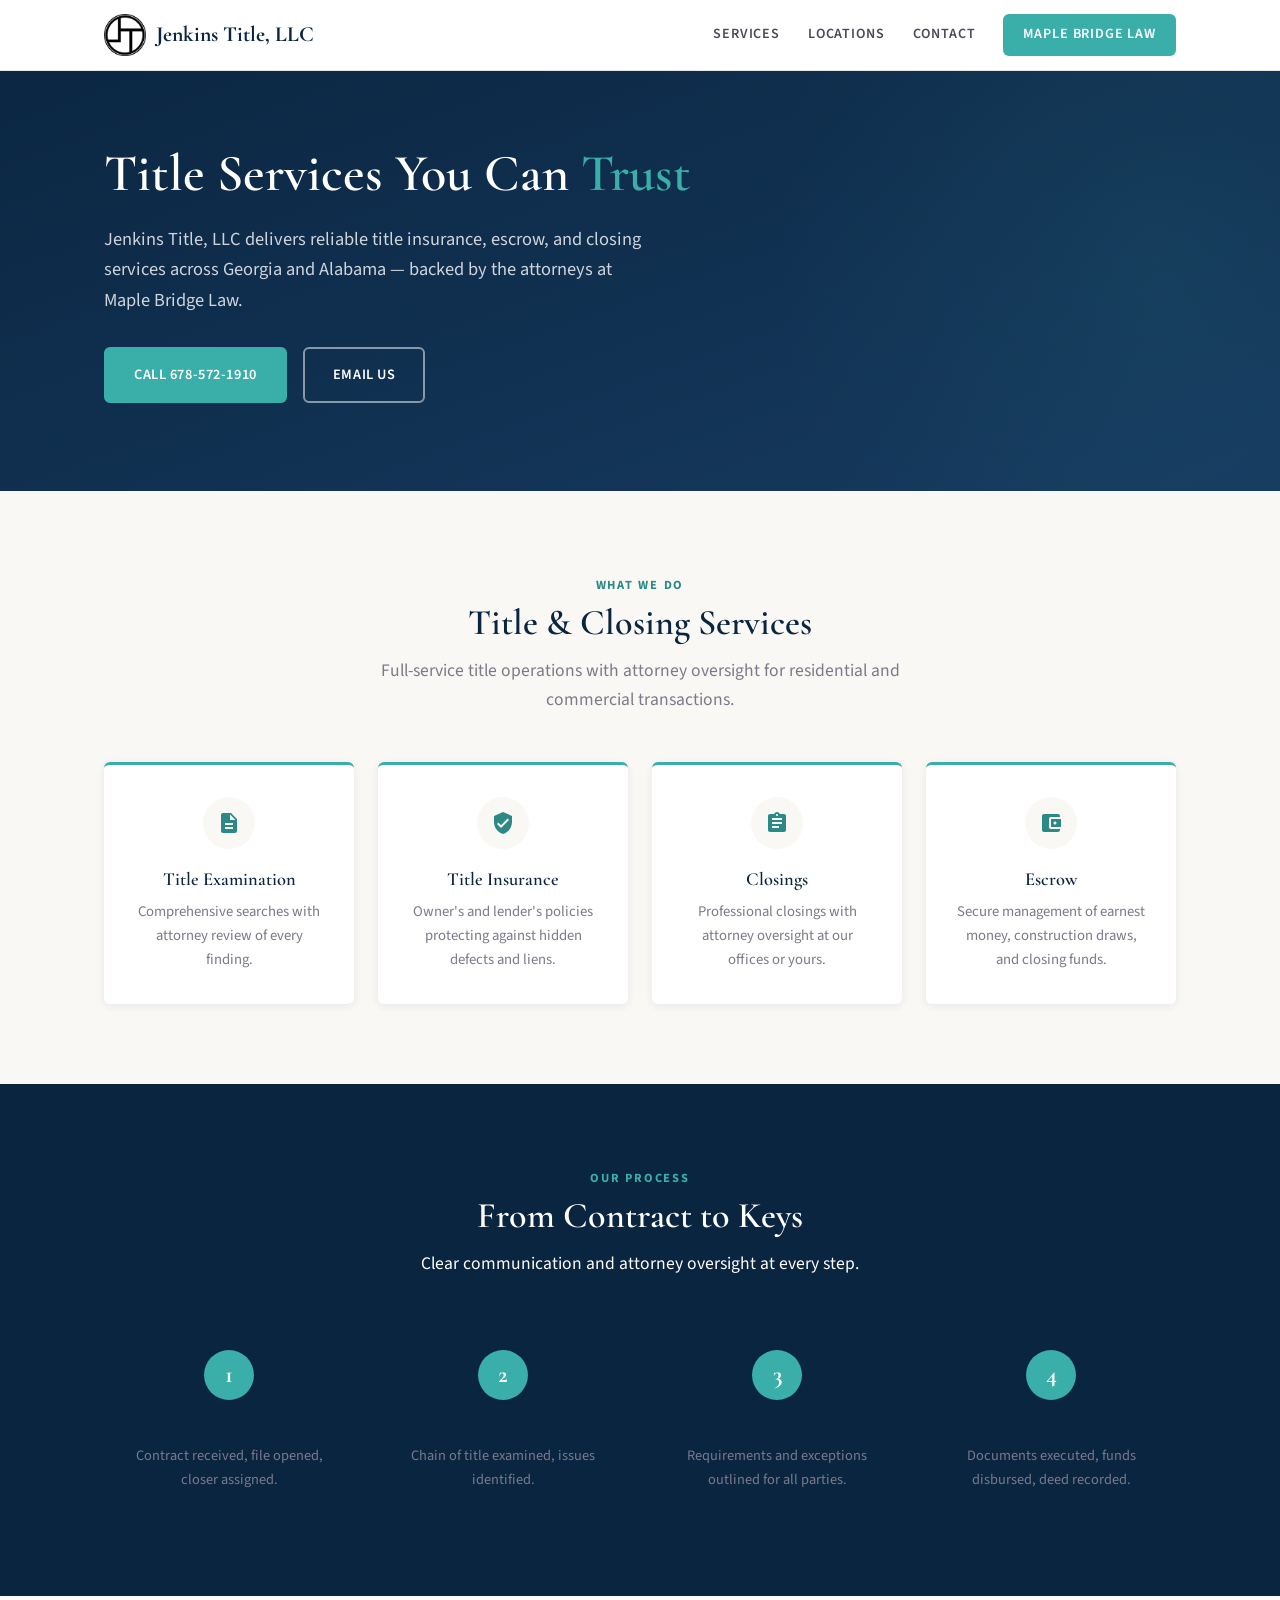
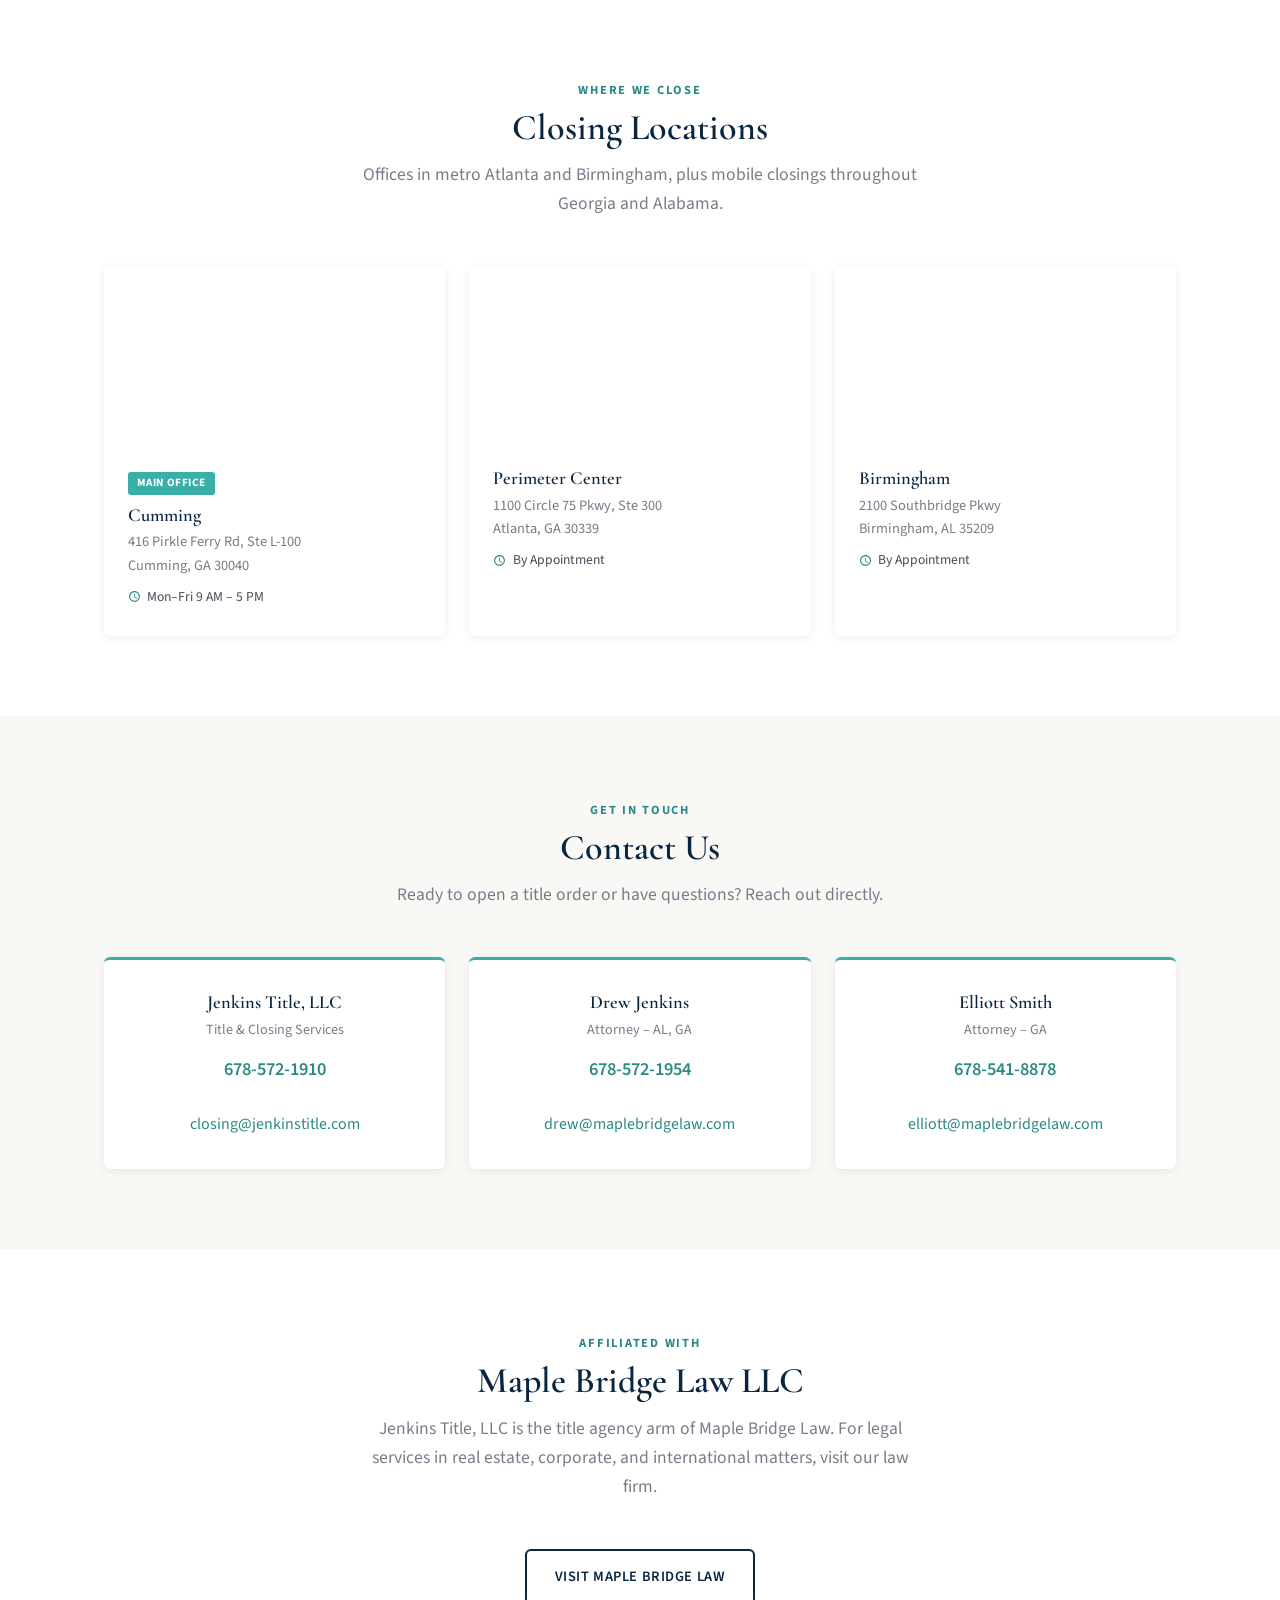
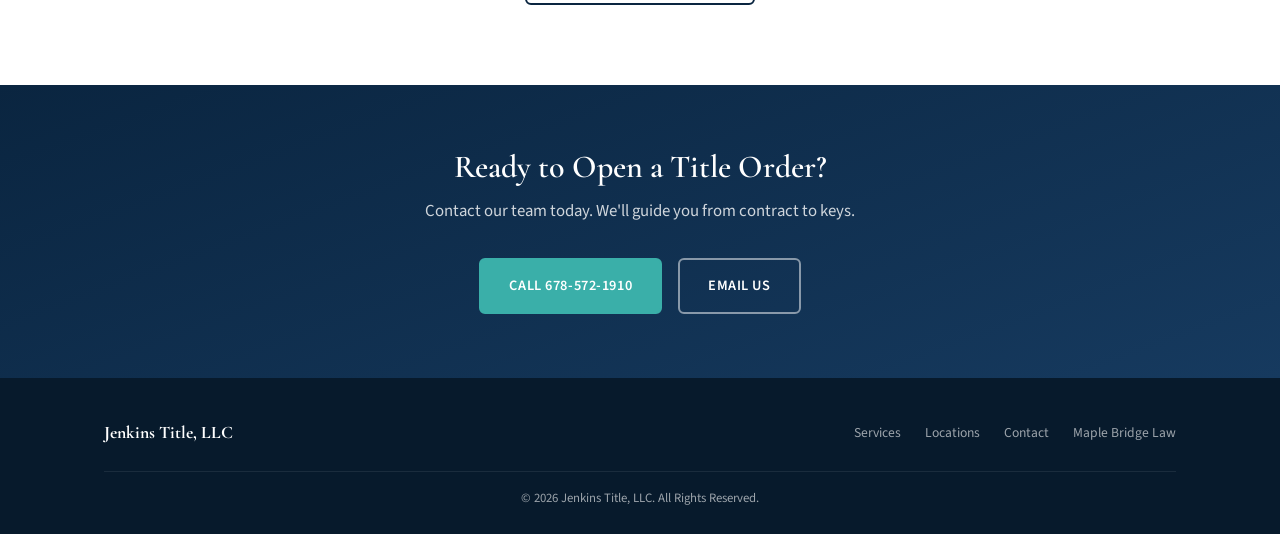
<file: index.html>
<!DOCTYPE html>
<html lang="en">
<head>
  <meta charset="UTF-8">
  <meta name="viewport" content="width=device-width, initial-scale=1.0">
  <meta name="description" content="Jenkins Title, LLC — Title insurance, closing, and escrow services throughout Georgia and Alabama. An affiliate of Maple Bridge Law.">
  <title>Jenkins Title, LLC | Title Insurance & Closing Services | Georgia & Alabama</title>
  <link rel="preconnect" href="https://fonts.googleapis.com">
  <link rel="preconnect" href="https://fonts.gstatic.com" crossorigin>
  <link href="https://fonts.googleapis.com/css2?family=Cormorant+Garamond:wght@400;500;600;700&family=Source+Sans+3:wght@300;400;600;700&display=swap" rel="stylesheet">
  <link rel="icon" href="assets/images/logo.avif" type="image/avif">
  <style>
    /*
     * OPTION A — "Classic Professional"
     * Navy hero, warm white body, traditional card layout.
     * Inspired by: MBL style but its own identity.
     * Feel: Established, trustworthy, clean.
     */
    :root {
      --navy: #0A2540;
      --navy-mid: #163A5F;
      --teal: #3AAFA9;
      --teal-dark: #2B8A85;
      --sand: #FAF8F5;
      --white: #ffffff;
      --border: #E8E4DF;
      --text: #1A1A2E;
      --text-mid: #4A4A5A;
      --text-light: #7A7A8A;
      --shadow: 0 2px 8px rgba(10,37,64,0.08);
      --shadow-lg: 0 8px 24px rgba(10,37,64,0.12);
      --radius: 6px;
      --transition: all 0.25s ease;
    }

    *, *::before, *::after { box-sizing: border-box; margin: 0; padding: 0; }
    html { scroll-behavior: smooth; }
    body { font-family: 'Source Sans 3', sans-serif; color: var(--text); line-height: 1.65; background: var(--white); }
    h1, h2, h3, h4 { font-family: 'Cormorant Garamond', Georgia, serif; font-weight: 600; line-height: 1.15; color: var(--navy); }
    p { margin-bottom: 1rem; }
    a { color: var(--teal-dark); text-decoration: none; transition: var(--transition); }
    a:hover { color: var(--navy); }
    img { max-width: 100%; height: auto; }
    .container { max-width: 1120px; margin: 0 auto; padding: 0 1.5rem; }

    /* ---- HEADER ---- */
    header {
      position: fixed; top: 0; left: 0; right: 0; z-index: 100;
      background: var(--white);
      border-bottom: 1px solid var(--border);
    }
    .header-inner {
      display: flex; align-items: center; justify-content: space-between;
      padding: 0.85rem 1.5rem;
      max-width: 1120px; margin: 0 auto;
    }
    .brand { display: flex; align-items: center; gap: 0.65rem; }
    .brand img { height: 42px; }
    .brand-name {
      font-family: 'Cormorant Garamond', serif;
      font-size: 1.35rem; font-weight: 700; color: var(--navy);
      white-space: nowrap;
    }
    nav { display: flex; align-items: center; gap: 1.75rem; }
    nav a {
      font-size: 0.88rem; font-weight: 600; color: var(--text-mid);
      text-transform: uppercase; letter-spacing: 0.06em;
    }
    nav a:hover { color: var(--navy); }
    .nav-cta {
      background: var(--teal); color: var(--white) !important;
      padding: 0.6rem 1.25rem; border-radius: var(--radius);
    }
    .nav-cta:hover { background: var(--teal-dark); }
    .menu-toggle { display: none; background: none; border: none; cursor: pointer; padding: 0.5rem; flex-direction: column; gap: 5px; }
    .menu-toggle span { display: block; width: 24px; height: 2px; background: var(--navy); }

    /* ---- HERO ---- */
    .hero {
      background: linear-gradient(160deg, var(--navy) 0%, var(--navy-mid) 100%);
      padding: 9rem 0 5.5rem;
      position: relative; overflow: hidden;
    }
    .hero::after {
      content: ''; position: absolute; top: -50%; right: -20%;
      width: 60%; height: 200%;
      background: radial-gradient(ellipse, rgba(58,175,169,0.08) 0%, transparent 70%);
    }
    .hero-content { position: relative; z-index: 1; max-width: 680px; }
    .hero h1 { color: var(--white); font-size: 3.25rem; margin-bottom: 1.25rem; }
    .hero h1 em { font-style: normal; color: var(--teal); }
    .hero p { color: rgba(255,255,255,0.8); font-size: 1.15rem; margin-bottom: 2rem; max-width: 540px; }
    .hero-cta { display: flex; gap: 1rem; flex-wrap: wrap; }

    /* ---- BUTTONS ---- */
    .btn {
      display: inline-block; padding: 0.9rem 1.75rem;
      font-size: 0.9rem; font-weight: 600; text-transform: uppercase; letter-spacing: 0.04em;
      border-radius: var(--radius); border: 2px solid transparent;
      transition: var(--transition); cursor: pointer;
    }
    .btn-primary { background: var(--teal); color: var(--white); border-color: var(--teal); }
    .btn-primary:hover { background: var(--teal-dark); border-color: var(--teal-dark); color: var(--white); }
    .btn-outline { background: transparent; color: var(--white); border-color: rgba(255,255,255,0.5); }
    .btn-outline:hover { background: var(--white); color: var(--navy); border-color: var(--white); }
    .btn-dark { background: transparent; color: var(--navy); border-color: var(--navy); }
    .btn-dark:hover { background: var(--navy); color: var(--white); }

    /* ---- SECTIONS ---- */
    section { padding: 5rem 0; }
    .section-header { text-align: center; margin-bottom: 3rem; }
    .section-header h2 { font-size: 2.25rem; margin-bottom: 0.75rem; }
    .section-header p { color: var(--text-light); font-size: 1.1rem; max-width: 560px; margin: 0 auto; }
    .label {
      display: inline-block; font-size: 0.78rem; font-weight: 700;
      text-transform: uppercase; letter-spacing: 0.14em;
      color: var(--teal-dark); margin-bottom: 0.4rem;
    }
    .bg-sand { background: var(--sand); }
    .bg-navy { background: var(--navy); }
    .bg-navy h2, .bg-navy p { color: var(--white); }
    .bg-navy .label { color: var(--teal); }
    .text-center { text-align: center; }

    /* ---- SERVICE CARDS ---- */
    .card-grid { display: grid; grid-template-columns: repeat(4, 1fr); gap: 1.5rem; }
    .card {
      background: var(--white); padding: 2rem 1.75rem;
      border-radius: var(--radius); box-shadow: var(--shadow);
      border-top: 3px solid var(--teal);
      transition: var(--transition); text-align: center;
    }
    .card:hover { transform: translateY(-4px); box-shadow: var(--shadow-lg); }
    .card-icon {
      width: 52px; height: 52px; margin: 0 auto 1.25rem;
      background: var(--sand); border-radius: 50%;
      display: flex; align-items: center; justify-content: center;
      color: var(--teal-dark);
    }
    .card h3 { font-size: 1.15rem; margin-bottom: 0.6rem; }
    .card p { font-size: 0.92rem; color: var(--text-light); margin-bottom: 0; }

    /* ---- PROCESS ---- */
    .steps { display: grid; grid-template-columns: repeat(4, 1fr); gap: 1.5rem; counter-reset: s; }
    .step { text-align: center; padding: 1.5rem 1rem; position: relative; }
    .step::before {
      counter-increment: s; content: counter(s);
      display: flex; align-items: center; justify-content: center;
      width: 50px; height: 50px; margin: 0 auto 1rem;
      background: var(--teal); color: var(--white);
      border-radius: 50%; font-family: 'Cormorant Garamond', serif;
      font-size: 1.5rem; font-weight: 700;
    }
    .step h3 { font-size: 1.1rem; margin-bottom: 0.5rem; }
    .step p { font-size: 0.9rem; color: var(--text-light); margin-bottom: 0; }

    /* ---- LOCATIONS ---- */
    .loc-grid { display: grid; grid-template-columns: repeat(3, 1fr); gap: 1.5rem; }
    .loc {
      background: var(--white); border-radius: var(--radius);
      overflow: hidden; box-shadow: var(--shadow);
    }
    .loc iframe { width: 100%; height: 170px; border: none; }
    .loc-body { padding: 1.5rem; }
    .loc-badge {
      display: inline-block; background: var(--teal); color: var(--white);
      padding: 0.15rem 0.55rem; border-radius: 3px;
      font-size: 0.7rem; font-weight: 700; text-transform: uppercase;
      letter-spacing: 0.05em; margin-bottom: 0.6rem;
    }
    .loc-body h3 { font-size: 1.15rem; margin-bottom: 0.25rem; }
    .loc-addr { color: var(--text-light); font-size: 0.9rem; margin-bottom: 0.5rem; }
    .loc-detail { display: flex; align-items: center; gap: 0.4rem; font-size: 0.85rem; color: var(--text-mid); margin-bottom: 0.25rem; }
    .loc-detail svg { color: var(--teal-dark); flex-shrink: 0; }

    /* ---- CONTACT CARDS ---- */
    .contact-row { display: grid; grid-template-columns: repeat(3, 1fr); gap: 1.5rem; }
    .ccard {
      background: var(--white); padding: 2rem; border-radius: var(--radius);
      box-shadow: var(--shadow); text-align: center;
      border-top: 3px solid var(--teal);
    }
    .ccard h3 { font-size: 1.15rem; margin-bottom: 0.35rem; }
    .ccard .role { color: var(--text-light); font-size: 0.88rem; margin-bottom: 0.75rem; }
    .ccard .phone { font-size: 1.15rem; font-weight: 600; }

    /* ---- CTA ---- */
    .cta {
      background: linear-gradient(160deg, var(--navy) 0%, var(--navy-mid) 100%);
      padding: 4rem 0; text-align: center;
    }
    .cta h2 { color: var(--white); font-size: 2rem; margin-bottom: 0.75rem; }
    .cta p { color: rgba(255,255,255,0.8); font-size: 1.05rem; margin-bottom: 2rem; max-width: 500px; margin-left: auto; margin-right: auto; }
    .cta .btn { margin: 0 0.4rem; }

    /* ---- FOOTER ---- */
    footer { background: #071A2C; color: rgba(255,255,255,0.6); padding: 2.5rem 0 1.5rem; }
    .foot-inner { display: flex; justify-content: space-between; align-items: center; flex-wrap: wrap; gap: 1rem; }
    .foot-brand { font-family: 'Cormorant Garamond', serif; font-size: 1.1rem; font-weight: 700; color: var(--white); }
    .foot-links { display: flex; gap: 1.5rem; }
    .foot-links a { color: rgba(255,255,255,0.6); font-size: 0.85rem; }
    .foot-links a:hover { color: var(--teal); }
    .foot-copy { border-top: 1px solid rgba(255,255,255,0.08); margin-top: 1.5rem; padding-top: 1rem; font-size: 0.8rem; text-align: center; }

    /* ---- RESPONSIVE ---- */
    @media (max-width: 992px) {
      .card-grid, .steps { grid-template-columns: repeat(2, 1fr); }
      .hero h1 { font-size: 2.75rem; }
    }
    @media (max-width: 768px) {
      nav {
        position: fixed; top: 65px; left: 0; right: 0;
        background: var(--white); flex-direction: column;
        padding: 1.25rem; gap: 0;
        box-shadow: var(--shadow-lg);
        transform: translateY(-100%); opacity: 0; visibility: hidden;
        transition: var(--transition);
      }
      nav.active { transform: translateY(0); opacity: 1; visibility: visible; }
      nav a { display: block; padding: 0.85rem 0; border-bottom: 1px solid var(--border); width: 100%; }
      nav a:last-child { border-bottom: none; margin-top: 0.5rem; }
      .nav-cta { text-align: center; }
      .menu-toggle { display: flex; }
      .hero { padding: 7.5rem 0 3.5rem; }
      .hero h1 { font-size: 2.1rem; }
      .hero-cta { flex-direction: column; }
      .hero-cta .btn { width: 100%; text-align: center; }
      section { padding: 3rem 0; }
      .card-grid, .steps, .loc-grid, .contact-row { grid-template-columns: 1fr; }
      .foot-inner { flex-direction: column; text-align: center; }
      .cta .btn { display: block; margin: 0.4rem auto; max-width: 280px; }
    }
  </style>
</head>
<body>

  <header>
    <div class="header-inner">
      <a href="#" class="brand">
        <img src="assets/images/logo.avif" alt="Jenkins Title, LLC">
        <span class="brand-name">Jenkins Title, LLC</span>
      </a>
      <button class="menu-toggle" aria-label="Toggle menu"><span></span><span></span><span></span></button>
      <nav>
        <a href="#services">Services</a>
        <a href="#locations">Locations</a>
        <a href="#contact">Contact</a>
        <a href="https://maplebridgelaw.com" class="nav-cta" target="_blank">Maple Bridge Law</a>
      </nav>
    </div>
  </header>

  <section class="hero">
    <div class="container">
      <div class="hero-content">
        <h1>Title Services You Can <em>Trust</em></h1>
        <p>Jenkins Title, LLC delivers reliable title insurance, escrow, and closing services across Georgia and Alabama &mdash; backed by the attorneys at Maple Bridge Law.</p>
        <div class="hero-cta">
          <a href="tel:678-572-1910" class="btn btn-primary">Call 678-572-1910</a>
          <a href="mailto:closing@jenkinstitle.com" class="btn btn-outline">Email Us</a>
        </div>
      </div>
    </div>
  </section>

  <section id="services" class="bg-sand">
    <div class="container">
      <div class="section-header">
        <span class="label">What We Do</span>
        <h2>Title & Closing Services</h2>
        <p>Full-service title operations with attorney oversight for residential and commercial transactions.</p>
      </div>
      <div class="card-grid">
        <div class="card">
          <div class="card-icon"><svg width="24" height="24" viewBox="0 0 24 24" fill="currentColor"><path d="M14 2H6c-1.1 0-1.99.9-1.99 2L4 20c0 1.1.89 2 1.99 2H18c1.1 0 2-.9 2-2V8l-6-6zm2 16H8v-2h8v2zm0-4H8v-2h8v2zm-3-5V3.5L18.5 9H13z"/></svg></div>
          <h3>Title Examination</h3>
          <p>Comprehensive searches with attorney review of every finding.</p>
        </div>
        <div class="card">
          <div class="card-icon"><svg width="24" height="24" viewBox="0 0 24 24" fill="currentColor"><path d="M12 1L3 5v6c0 5.55 3.84 10.74 9 12 5.16-1.26 9-6.45 9-12V5l-9-4zm-2 16l-4-4 1.41-1.41L10 14.17l6.59-6.59L18 9l-8 8z"/></svg></div>
          <h3>Title Insurance</h3>
          <p>Owner's and lender's policies protecting against hidden defects and liens.</p>
        </div>
        <div class="card">
          <div class="card-icon"><svg width="24" height="24" viewBox="0 0 24 24" fill="currentColor"><path d="M19 3h-4.18C14.4 1.84 13.3 1 12 1c-1.3 0-2.4.84-2.82 2H5c-1.1 0-2 .9-2 2v14c0 1.1.9 2 2 2h14c1.1 0 2-.9 2-2V5c0-1.1-.9-2-2-2zm-7 0c.55 0 1 .45 1 1s-.45 1-1 1-1-.45-1-1 .45-1 1-1zm2 14H7v-2h7v2zm3-4H7v-2h10v2zm0-4H7V7h10v2z"/></svg></div>
          <h3>Closings</h3>
          <p>Professional closings with attorney oversight at our offices or yours.</p>
        </div>
        <div class="card">
          <div class="card-icon"><svg width="24" height="24" viewBox="0 0 24 24" fill="currentColor"><path d="M21 18v1c0 1.1-.9 2-2 2H5c-1.11 0-2-.9-2-2V5c0-1.1.89-2 2-2h14c1.1 0 2 .9 2 2v1h-9c-1.11 0-2 .9-2 2v8c0 1.1.89 2 2 2h9zm-9-2h10V8H12v8zm4-2.5c-.83 0-1.5-.67-1.5-1.5s.67-1.5 1.5-1.5 1.5.67 1.5 1.5-.67 1.5-1.5 1.5z"/></svg></div>
          <h3>Escrow</h3>
          <p>Secure management of earnest money, construction draws, and closing funds.</p>
        </div>
      </div>
    </div>
  </section>

  <section class="bg-navy">
    <div class="container">
      <div class="section-header">
        <span class="label">Our Process</span>
        <h2>From Contract to Keys</h2>
        <p>Clear communication and attorney oversight at every step.</p>
      </div>
      <div class="steps">
        <div class="step"><h3>Order Received</h3><p>Contract received, file opened, closer assigned.</p></div>
        <div class="step"><h3>Title Search</h3><p>Chain of title examined, issues identified.</p></div>
        <div class="step"><h3>Commitment</h3><p>Requirements and exceptions outlined for all parties.</p></div>
        <div class="step"><h3>Closing</h3><p>Documents executed, funds disbursed, deed recorded.</p></div>
      </div>
    </div>
  </section>

  <section id="locations">
    <div class="container">
      <div class="section-header">
        <span class="label">Where We Close</span>
        <h2>Closing Locations</h2>
        <p>Offices in metro Atlanta and Birmingham, plus mobile closings throughout Georgia and Alabama.</p>
      </div>
      <div class="loc-grid">
        <div class="loc">
          <iframe class="location-map" src="https://www.google.com/maps/embed?pb=!1m18!1m12!1m3!1d3299.5!2d-84.14!3d34.21!2m3!1f0!2f0!3f0!3m2!1i1024!2i768!4f13.1!3m3!1m2!1s0x0%3A0x0!2zMzTCsDEyJzM2LjAiTiA4NMKwMDgnMjQuMCJX!5e0!3m2!1sen!2sus!4v1600000000000" allowfullscreen="" loading="lazy"></iframe>
          <div class="loc-body">
            <span class="loc-badge">Main Office</span>
            <h3>Cumming</h3>
            <p class="loc-addr">416 Pirkle Ferry Rd, Ste L-100<br>Cumming, GA 30040</p>
            <div class="loc-detail"><svg width="13" height="13" viewBox="0 0 24 24" fill="currentColor"><path d="M11.99 2C6.47 2 2 6.48 2 12s4.47 10 9.99 10C17.52 22 22 17.52 22 12S17.52 2 11.99 2zM12 20c-4.42 0-8-3.58-8-8s3.58-8 8-8 8 3.58 8 8-3.58 8-8 8zm.5-13H11v6l5.25 3.15.75-1.23-4.5-2.67z"/></svg><span>Mon&ndash;Fri 9 AM &ndash; 5 PM</span></div>
          </div>
        </div>
        <div class="loc">
          <iframe class="location-map" src="https://www.google.com/maps/embed?pb=!1m18!1m12!1m3!1d3312.5!2d-84.34!3d33.93!2m3!1f0!2f0!3f0!3m2!1i1024!2i768!4f13.1!3m3!1m2!1s0x0%3A0x0!2zMzPCsDU1JzQ4LjAiTiA4NMKwMjAnMjQuMCJX!5e0!3m2!1sen!2sus!4v1600000001000" allowfullscreen="" loading="lazy"></iframe>
          <div class="loc-body">
            <h3>Perimeter Center</h3>
            <p class="loc-addr">1100 Circle 75 Pkwy, Ste 300<br>Atlanta, GA 30339</p>
            <div class="loc-detail"><svg width="13" height="13" viewBox="0 0 24 24" fill="currentColor"><path d="M11.99 2C6.47 2 2 6.48 2 12s4.47 10 9.99 10C17.52 22 22 17.52 22 12S17.52 2 11.99 2zM12 20c-4.42 0-8-3.58-8-8s3.58-8 8-8 8 3.58 8 8-3.58 8-8 8zm.5-13H11v6l5.25 3.15.75-1.23-4.5-2.67z"/></svg><span>By Appointment</span></div>
          </div>
        </div>
        <div class="loc">
          <iframe class="location-map" src="https://www.google.com/maps/embed?pb=!1m18!1m12!1m3!1d3325!2d-86.73!3d33.44!2m3!1f0!2f0!3f0!3m2!1i1024!2i768!4f13.1!3m3!1m2!1s0x0%3A0x0!2zMzPCsDI2JzI0LjAiTiA4NsKwNDMnNDguMCJX!5e0!3m2!1sen!2sus!4v1600000002000" allowfullscreen="" loading="lazy"></iframe>
          <div class="loc-body">
            <h3>Birmingham</h3>
            <p class="loc-addr">2100 Southbridge Pkwy<br>Birmingham, AL 35209</p>
            <div class="loc-detail"><svg width="13" height="13" viewBox="0 0 24 24" fill="currentColor"><path d="M11.99 2C6.47 2 2 6.48 2 12s4.47 10 9.99 10C17.52 22 22 17.52 22 12S17.52 2 11.99 2zM12 20c-4.42 0-8-3.58-8-8s3.58-8 8-8 8 3.58 8 8-3.58 8-8 8zm.5-13H11v6l5.25 3.15.75-1.23-4.5-2.67z"/></svg><span>By Appointment</span></div>
          </div>
        </div>
      </div>
    </div>
  </section>

  <section id="contact" class="bg-sand">
    <div class="container">
      <div class="section-header">
        <span class="label">Get In Touch</span>
        <h2>Contact Us</h2>
        <p>Ready to open a title order or have questions? Reach out directly.</p>
      </div>
      <div class="contact-row">
        <div class="ccard">
          <h3>Jenkins Title, LLC</h3>
          <p class="role">Title & Closing Services</p>
          <a href="tel:678-572-1910" class="phone">678-572-1910</a><br><br>
          <a href="mailto:closing@jenkinstitle.com">closing@jenkinstitle.com</a>
        </div>
        <div class="ccard">
          <h3>Drew Jenkins</h3>
          <p class="role">Attorney &ndash; AL, GA</p>
          <a href="tel:678-572-1954" class="phone">678-572-1954</a><br><br>
          <a href="mailto:drew@maplebridgelaw.com">drew@maplebridgelaw.com</a>
        </div>
        <div class="ccard">
          <h3>Elliott Smith</h3>
          <p class="role">Attorney &ndash; GA</p>
          <a href="tel:678-541-8878" class="phone">678-541-8878</a><br><br>
          <a href="mailto:elliott@maplebridgelaw.com">elliott@maplebridgelaw.com</a>
        </div>
      </div>
    </div>
  </section>

  <section>
    <div class="container">
      <div class="section-header">
        <span class="label">Affiliated With</span>
        <h2>Maple Bridge Law LLC</h2>
        <p>Jenkins Title, LLC is the title agency arm of Maple Bridge Law. For legal services in real estate, corporate, and international matters, visit our law firm.</p>
      </div>
      <div class="text-center">
        <a href="https://maplebridgelaw.com" class="btn btn-dark" target="_blank">Visit Maple Bridge Law</a>
      </div>
    </div>
  </section>

  <section class="cta">
    <div class="container">
      <h2>Ready to Open a Title Order?</h2>
      <p>Contact our team today. We'll guide you from contract to keys.</p>
      <a href="tel:678-572-1910" class="btn btn-primary">Call 678-572-1910</a>
      <a href="mailto:closing@jenkinstitle.com" class="btn btn-outline">Email Us</a>
    </div>
  </section>

  <footer>
    <div class="container">
      <div class="foot-inner">
        <span class="foot-brand">Jenkins Title, LLC</span>
        <div class="foot-links">
          <a href="#services">Services</a>
          <a href="#locations">Locations</a>
          <a href="#contact">Contact</a>
          <a href="https://maplebridgelaw.com" target="_blank">Maple Bridge Law</a>
        </div>
      </div>
      <div class="foot-copy">&copy; 2026 Jenkins Title, LLC. All Rights Reserved.</div>
    </div>
  </footer>

  <script>
    document.querySelector('.menu-toggle').addEventListener('click', function() {
      document.querySelector('nav').classList.toggle('active');
      this.classList.toggle('active');
    });
  </script>
</body>
</html>
</file>
